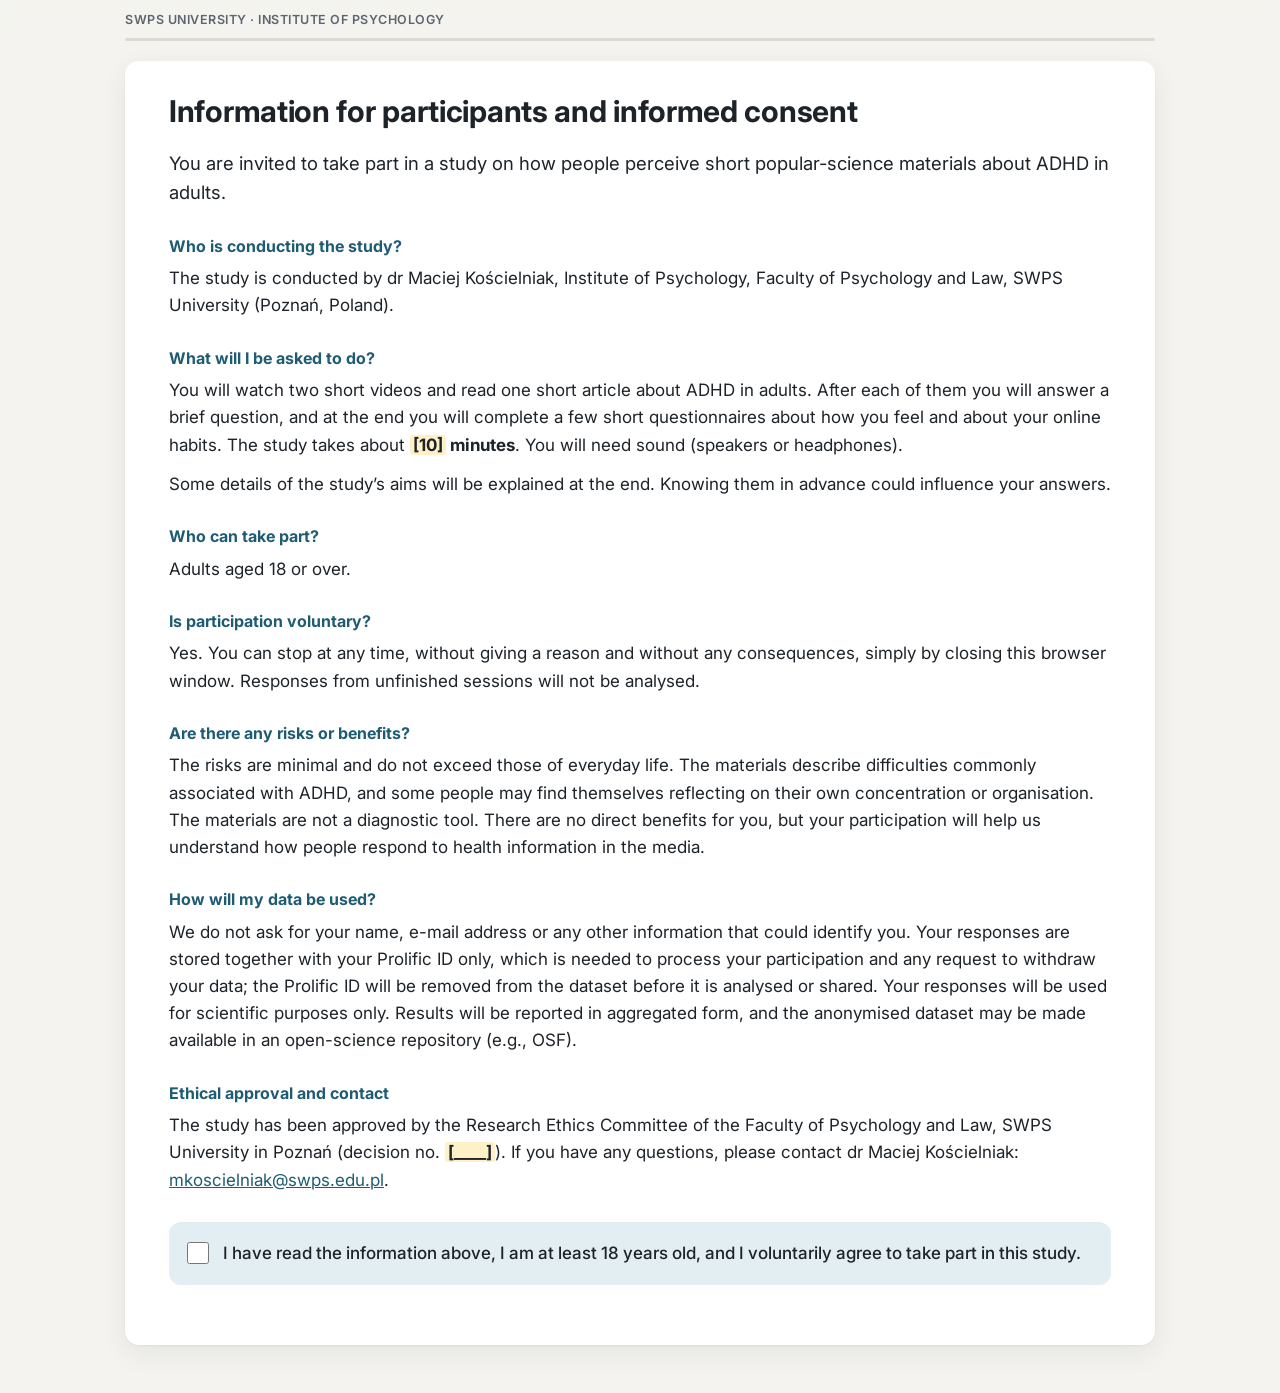
<file: Barnum/index.html>
<!doctype html>
<html lang="en">
<head>
  <meta charset="utf-8">
  <meta name="viewport" content="width=device-width, initial-scale=1, viewport-fit=cover">
  <meta name="robots" content="noindex, nofollow">
  <title>Study: Short media materials about ADHD</title>
  <link rel="preconnect" href="https://fonts.googleapis.com">
  <link rel="preconnect" href="https://fonts.gstatic.com" crossorigin>
  <link href="https://fonts.googleapis.com/css2?family=Inter:wght@400;500;600;700&family=Source+Serif+4:opsz,wght@8..60,400;8..60,600&display=swap" rel="stylesheet">
  <link rel="stylesheet" href="styles.css">
  <link rel="icon" href="data:image/svg+xml,%3Csvg xmlns=%27http://www.w3.org/2000/svg%27 viewBox=%270 0 32 32%27%3E%3Crect width=%2732%27 height=%2732%27 rx=%277%27 fill=%27%231f5c73%27/%3E%3C/svg%3E">
</head>
<body>
  <header class="topbar">
    <span class="brand">SWPS University · Institute of Psychology</span>
    <div class="progress" aria-hidden="true"><div class="progress-fill" id="progressFill"></div></div>
  </header>
  <main id="app" tabindex="-1"></main>
  <noscript><p class="noscript">This study requires JavaScript. Please enable it in your browser.</p></noscript>
  <script src="content.js"></script>
  <script src="app.js"></script>
</body>
</html>
</file>
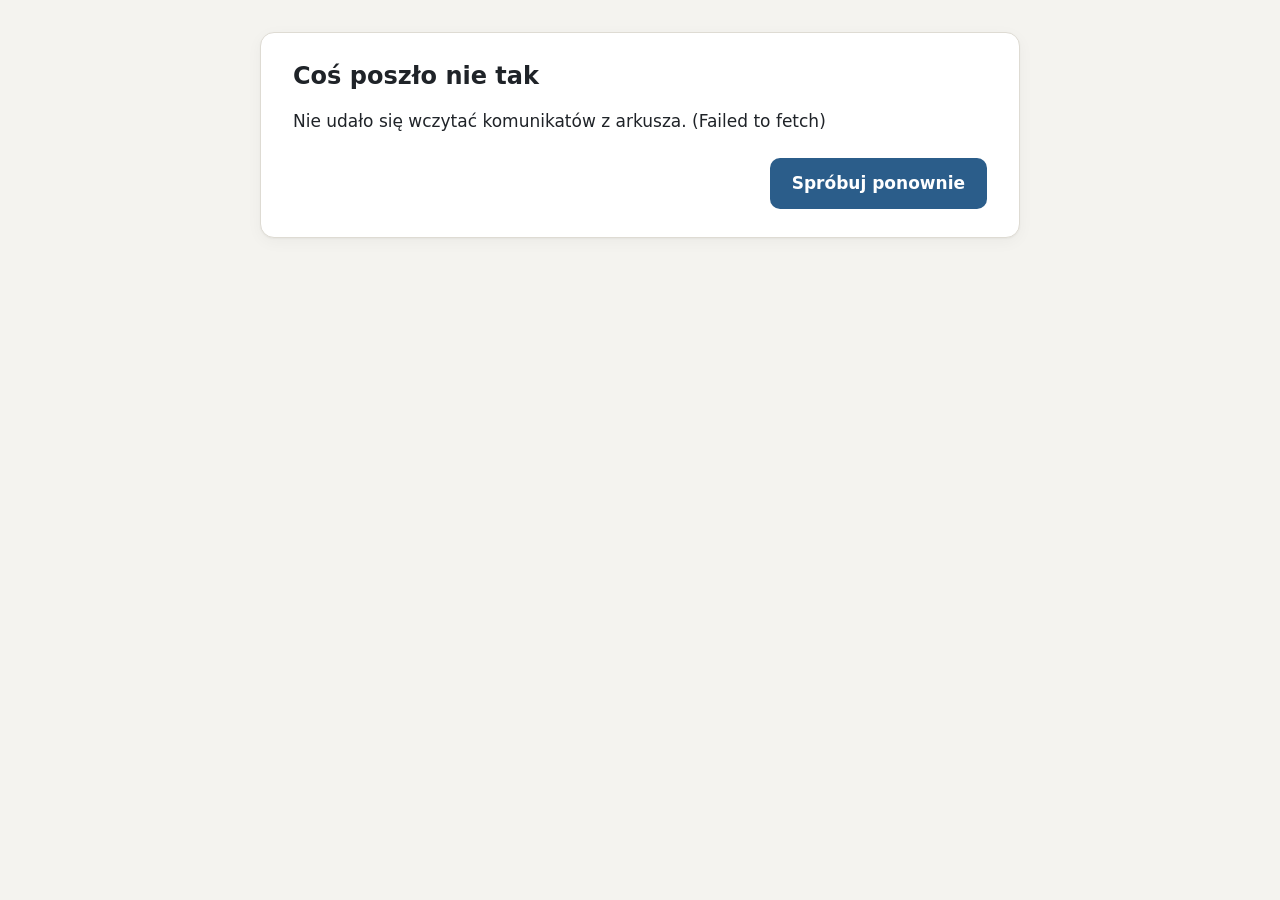
<file: fakeNewsBadanie/index.html>
<!DOCTYPE html>
<html lang="pl">
  <head>
    <meta charset="UTF-8" />
    <meta name="viewport" content="width=device-width, initial-scale=1.0" />
    <meta name="robots" content="noindex" />
    <title>Badanie: ocena wiarygodności komunikatów</title>
    <link rel="stylesheet" href="styles.css" />
  </head>
  <body>
    <div class="app">
      <!-- 1. ŚWIADOMA ZGODA -->
      <section id="screen-consent" class="screen card narrow" hidden>
        <h1>Zgoda na udział w badaniu</h1>
        <div class="prose">
          <p>
            Zapraszamy do udziału w badaniu prowadzonym przez Instytut Psychologii Uniwersytetu SWPS w Poznaniu.
            Badanie dotyczy tego, jak ludzie oceniają wiarygodność komunikatów medialnych.
          </p>
          <p>
            Udział w badaniu zajmie około 10 minut. Jest całkowicie dobrowolny i anonimowy – nie prosimy o
            podanie imienia, nazwiska ani innych danych pozwalających Cię zidentyfikować. W każdej chwili możesz
            przerwać badanie bez podawania przyczyny, zamykając okno przeglądarki.
          </p>
          <p>
            Wyniki zostaną wykorzystane wyłącznie w celach naukowych i będą analizowane zbiorczo.
            W razie pytań możesz skontaktować się z kierownikiem badania: <span class="placeholder">[imię i nazwisko, adres e-mail]</span>.
          </p>
        </div>
        <label class="check">
          <input type="checkbox" id="consent-check" />
          <span>Zapoznałem/zapoznałam się z powyższymi informacjami, mam ukończone 18 lat i wyrażam zgodę na udział w badaniu.</span>
        </label>
        <div class="actions">
          <button id="consent-next" class="btn" hidden>Dalej</button>
        </div>
      </section>

      <!-- 2. INSTRUKCJA -->
      <section id="screen-instruction" class="screen card narrow" hidden>
        <h1>Instrukcja</h1>
        <div class="prose">
          <p>
            Za chwilę zobaczysz serię prawdziwych komunikatów medialnych, które w ostatnich miesiącach pojawiły się
            w polskim internecie.
          </p>
          <p>
            Twoim zadaniem będzie ocena prawdziwości każdego z nich na suwaku – od <strong>0%</strong>
            (na pewno fake news) do <strong>100%</strong> (na pewno prawdziwa wiadomość).
          </p>
          <p>
            Po zatwierdzeniu Twojej odpowiedzi model sztucznej inteligencji (Claude) w czasie rzeczywistym
            przeanalizuje komunikat i przedstawi swoją podpowiedź. Następnie będziesz mieć możliwość zmiany
            swojego wcześniejszego oszacowania.
          </p>
        </div>

        <fieldset class="test-panel">
          <legend>Tryb testowy – wybór warunku</legend>
          <label class="radio"><input type="radio" name="condition" value="R" /> <span>Podpowiedzi racjonalne</span></label>
          <label class="radio"><input type="radio" name="condition" value="E" /> <span>Podpowiedzi emocjonalne</span></label>
        </fieldset>

        <p id="load-status" class="status" role="status"></p>
        <div class="actions">
          <button id="instruction-start" class="btn" disabled>Rozpocznij badanie</button>
        </div>
      </section>

      <!-- 3. PRÓBY -->
      <section id="screen-trial" class="screen trial" hidden>
        <div class="trial-head">
          <span id="trial-progress" class="progress-label"></span>
          <div class="progress-track"><div id="progress-bar" class="progress-bar"></div></div>
        </div>

        <div class="panels">
          <article class="card panel news-panel" aria-label="Komunikat">
            <div class="phone">
              <div class="phone-screen">
                <div class="status-bar" aria-hidden="true">
                  <span class="sb-time">12:30</span>
                  <span class="sb-icons">
                    <svg viewBox="0 0 18 12" width="18" height="12"><rect x="0" y="8" width="3" height="4" rx="1"/><rect x="5" y="5.5" width="3" height="6.5" rx="1"/><rect x="10" y="3" width="3" height="9" rx="1"/><rect x="15" y="0" width="3" height="12" rx="1"/></svg>
                    <svg viewBox="0 0 26 12" width="24" height="12"><rect x="0.5" y="0.5" width="22" height="11" rx="3" fill="none" stroke="currentColor"/><rect x="2.5" y="2.5" width="15" height="7" rx="1.5"/><rect x="23.5" y="4" width="2" height="4" rx="1"/></svg>
                  </span>
                </div>
                <div class="app-bar" aria-hidden="true">
                  <span class="app-title">Aktualności</span>
                  <svg viewBox="0 0 24 24" width="18" height="18" fill="none" stroke="currentColor" stroke-width="2"><circle cx="11" cy="11" r="7"/><path d="M20 20l-4-4"/></svg>
                </div>
                <div class="feed">
                  <div class="post">
                    <div class="post-head">
                      <span class="avatar" aria-hidden="true">
                        <svg viewBox="0 0 24 24"><circle cx="12" cy="9" r="4.2"/><path d="M4 21c1.2-4.2 4.4-6.3 8-6.3s6.8 2.1 8 6.3z"/></svg>
                      </span>
                      <span class="post-meta">
                        <span class="post-author" aria-hidden="true">Użytkownik serwisu</span>
                        <span class="post-time">2 godz. · udostępniono</span>
                      </span>
                      <span class="post-more" aria-hidden="true">•••</span>
                    </div>
                    <p id="news-text" class="news-text"></p>
                    <div class="post-actions" aria-hidden="true">
                      <span><svg viewBox="0 0 24 24"><path d="M12 20s-7-4.4-7-10a4 4 0 0 1 7-2.6A4 4 0 0 1 19 10c0 5.6-7 10-7 10z"/></svg>Lubię to</span>
                      <span><svg viewBox="0 0 24 24"><path d="M4 5h16v11H9l-5 4z"/></svg>Komentarz</span>
                      <span><svg viewBox="0 0 24 24"><path d="M14 5l6 6-6 6M20 11H9a5 5 0 0 0-5 5v2"/></svg>Udostępnij</span>
                    </div>
                  </div>
                  <div class="post post-ghost" aria-hidden="true">
                    <div class="post-head">
                      <span class="avatar"></span>
                      <span class="post-meta"><span class="bar w40"></span><span class="bar w25"></span></span>
                    </div>
                    <span class="bar w90"></span><span class="bar w75"></span>
                  </div>
                  <div class="post post-ghost" aria-hidden="true">
                    <div class="post-head">
                      <span class="avatar"></span>
                      <span class="post-meta"><span class="bar w40"></span><span class="bar w25"></span></span>
                    </div>
                    <span class="bar w75"></span><span class="bar w90"></span>
                  </div>
                </div>
              </div>
              <img class="phone-frame" src="telefon.png" alt="" />
            </div>
          </article>

          <aside class="card panel ai-panel" aria-live="polite">
            <h2 class="panel-label ai-label">
              <span class="ai-dot" aria-hidden="true"></span> Asystent AI · Claude
            </h2>
            <p id="ai-idle" class="ai-idle">Analiza komunikatu pojawi się tutaj po zatwierdzeniu Twojej odpowiedzi.</p>
            <p id="ai-thinking" class="ai-thinking" hidden>
              Claude analizuje komunikat<span class="dots"><span>.</span><span>.</span><span>.</span></span>
            </p>
            <p id="ai-text" class="ai-text" hidden></p>
          </aside>
        </div>

        <div class="card response">
          <p id="response-prompt" class="response-prompt">Jak oceniasz prawdziwość tego komunikatu?</p>
          <div class="slider-row">
            <div class="slider-wrap">
              <input id="slider" type="range" min="0" max="100" step="1" value="50" class="untouched"
                     aria-label="Szacowana prawdziwość komunikatu w procentach" />
              <div class="slider-ends">
                <span>0%<br /><small>na pewno fake news</small></span>
                <span class="end-right">100%<br /><small>na pewno prawdziwa wiadomość</small></span>
              </div>
            </div>
            <output id="slider-value" class="slider-value" for="slider">–</output>
            <button id="submit-btn" class="btn" disabled>Zatwierdź swoją odpowiedź</button>
          </div>
          <p id="slider-hint" class="slider-hint">Przesuń lub kliknij suwak, aby zaznaczyć odpowiedź.</p>
        </div>
      </section>

      <!-- 4. PODSUMOWANIE (techniczne) -->
      <section id="screen-summary" class="screen card" hidden>
        <h1>Dziękujemy za udział w badaniu</h1>
        <p class="muted">Przegląd techniczny – wyniki nie są nigdzie zapisywane.</p>
        <p id="summary-condition" class="muted"></p>
        <div class="table-wrap">
          <table>
            <thead>
              <tr>
                <th>#</th>
                <th>Komunikat</th>
                <th class="num">Pierwotne oszacowanie</th>
                <th class="num">Skorygowane oszacowanie</th>
                <th class="num">Zmiana</th>
              </tr>
            </thead>
            <tbody id="summary-body"></tbody>
          </table>
        </div>
        <div class="actions">
          <button id="download-csv" class="btn btn-secondary">Pobierz CSV (test)</button>
        </div>
      </section>

      <!-- BŁĄD -->
      <section id="screen-error" class="screen card narrow" hidden>
        <h1>Coś poszło nie tak</h1>
        <p id="error-text"></p>
        <div class="actions"><button class="btn" onclick="location.reload()">Spróbuj ponownie</button></div>
      </section>
    </div>

    <script src="app.js"></script>
  </body>
</html>
</file>
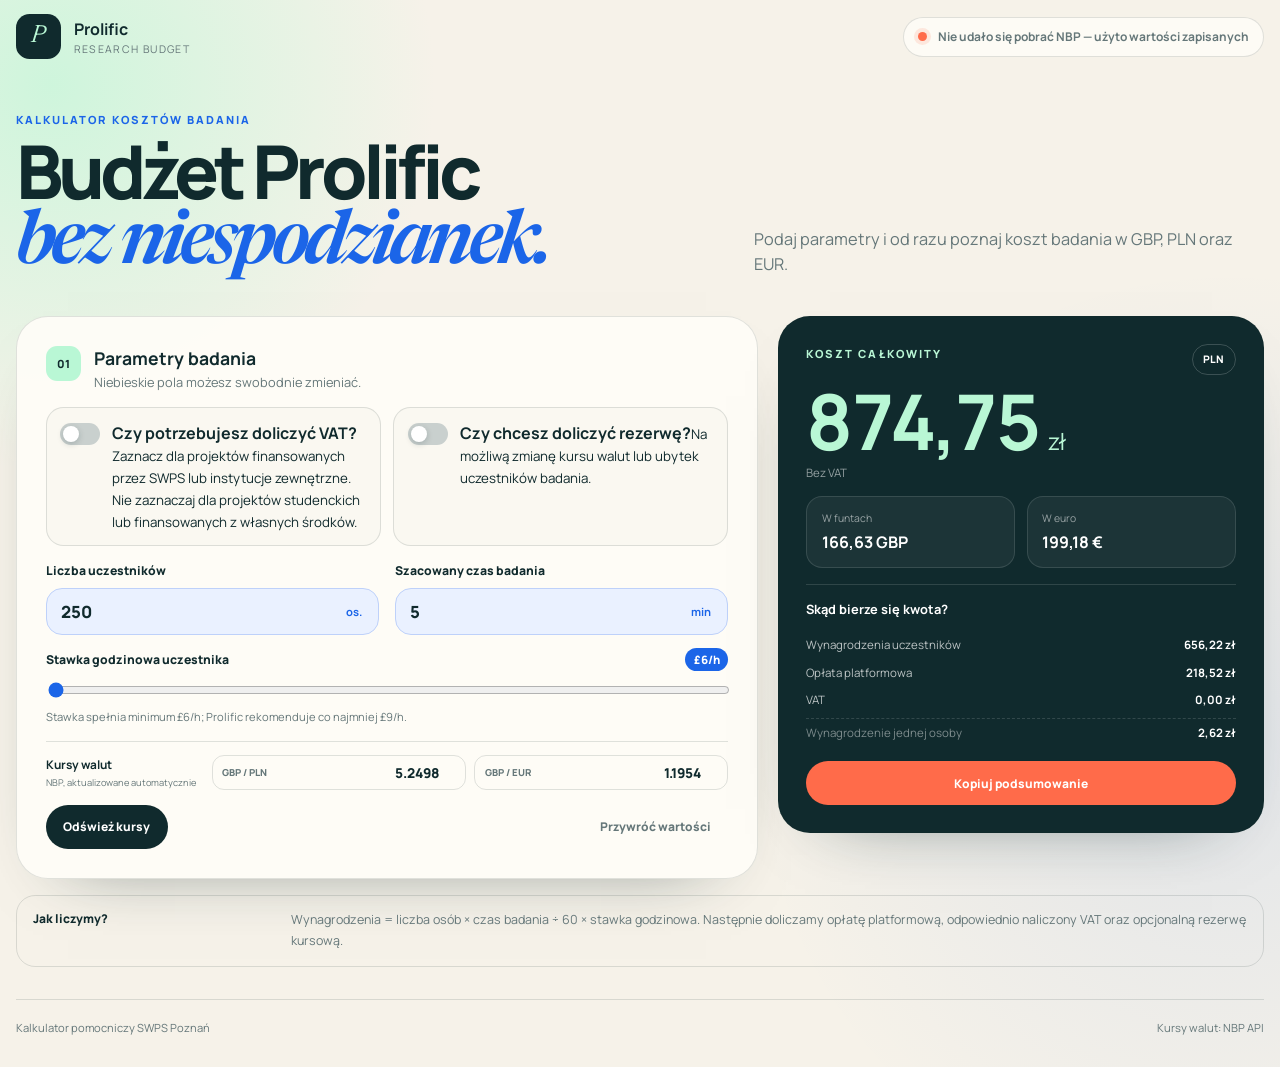
<file: kalkulatorProlific/index.html>
<!DOCTYPE html>
<html lang="pl">
  <head>
    <meta charset="UTF-8" />
    <meta name="viewport" content="width=device-width, initial-scale=1.0" />
    <meta name="description" content="Kalkulator kosztów badania w Prolific z aktualnym kursem GBP/PLN NBP." />
    <title>Kalkulator Prolific | SWPS Poznań</title>
    <link rel="preconnect" href="https://fonts.googleapis.com" />
    <link rel="preconnect" href="https://fonts.gstatic.com" crossorigin />
    <link href="https://fonts.googleapis.com/css2?family=Manrope:wght@400;600;700;800&family=Newsreader:ital,wght@1,600&display=swap" rel="stylesheet" />
    <link rel="stylesheet" href="styles.css" />
    <script src="script.js" defer></script>
  </head>
  <body>
    <div class="page-shell">
      <header class="topbar">
        <a class="brand" href="/" aria-label="Strona główna SWPS Poznań">
          <span class="brand__mark">P</span>
          <span><strong>Prolific</strong><small>research budget</small></span>
        </a>
        <div class="rate-status" id="rate-status" aria-live="polite">
          <span class="status-dot"></span>
          <span>Pobieranie kursów NBP...</span>
        </div>
      </header>

      <main>
        <section class="hero">
          <div>
            <p class="eyebrow">Kalkulator kosztów badania</p>
            <h1>Budżet Prolific<br /><em>bez niespodzianek.</em></h1>
          </div>
          <p class="hero__copy">Podaj parametry i od razu poznaj koszt badania w GBP, PLN oraz EUR.</p>
        </section>

        <section class="calculator-grid">
          <form class="input-panel" id="calculator-form" novalidate>
            <div class="section-heading">
              <span>01</span>
              <div><h2>Parametry badania</h2><p>Niebieskie pola możesz swobodnie zmieniać.</p></div>
            </div>

            <div class="option-grid">
              <label class="option-card">
                <input id="include-vat" type="checkbox" />
                <span class="switch" aria-hidden="true"></span>
                <span><strong>Czy potrzebujesz doliczyć VAT?</strong><small>Zaznacz dla projektów finansowanych przez SWPS lub instytucje zewnętrzne. Nie zaznaczaj dla projektów studenckich lub finansowanych z własnych środków.</small></span>
              </label>
              <label class="option-card">
                <input id="include-reserve" type="checkbox" />
                <span class="switch" aria-hidden="true"></span>
                <span><strong>Czy chcesz doliczyć rezerwę?</strong><small>Na możliwą zmianę kursu walut lub ubytek uczestników badania.</small></span>
              </label>
            </div>

            <div class="field-grid">
              <label class="field">
                <span>Liczba uczestników</span>
                <div class="input-wrap"><input id="participants" type="number" min="1" step="1" value="250" inputmode="numeric" /><b>os.</b></div>
              </label>
              <label class="field">
                <span>Szacowany czas badania</span>
                <div class="input-wrap"><input id="duration" type="number" min="1" step="1" value="5" inputmode="numeric" /><b>min</b></div>
              </label>
              <label class="field field--wide range-field">
                <span>Stawka godzinowa uczestnika <output id="hourly-rate-value" for="hourly-rate">£6/h</output></span>
                <input id="hourly-rate" type="range" min="6" max="30" step="0.5" value="6" />
                <small id="rate-guidance">Minimum Prolific: £6/h, rekomendowana stawka: co najmniej £9/h.</small>
              </label>
              <label class="field reserve-field hidden" id="reserve-field">
                <span>Wysokość rezerwy</span>
                <div class="input-wrap"><input id="reserve-rate" type="number" min="0" step="1" value="15" /><b>%</b></div>
              </label>
            </div>

            <div class="rates-compact">
              <div class="rates-compact__heading"><strong>Kursy walut</strong><small>NBP, aktualizowane automatycznie</small></div>
              <div class="currency-grid">
                <label class="currency-card"><span>GBP / PLN</span><input id="gbp-pln" type="number" min="0.01" step="0.0001" value="5.2498" /></label>
                <label class="currency-card"><span>GBP / EUR</span><input id="gbp-eur" type="number" min="0.01" step="0.0001" value="1.1954" /></label>
              </div>
            </div>

            <div class="form-actions">
              <button class="button button--ghost" id="refresh-rates" type="button">Odśwież kursy</button>
              <button class="button button--text" id="reset-calculator" type="button">Przywróć wartości</button>
            </div>
          </form>

          <aside class="results-panel" aria-live="polite">
            <div class="results-panel__top"><p class="eyebrow">Koszt całkowity</p><span>PLN</span></div>
            <div class="total"><strong id="total-pln">0,00</strong><span>zł</span></div>
            <p class="total-caption" id="total-caption">Z VAT naliczonym od opłaty platformowej</p>

            <div class="converted">
              <div><span>W funtach</span><strong id="total-gbp">0,00 £</strong></div>
              <div><span>W euro</span><strong id="total-eur">0,00 €</strong></div>
            </div>

            <div class="breakdown">
              <h2>Skąd bierze się kwota?</h2>
              <div class="breakdown-row"><span>Wynagrodzenia uczestników</span><strong id="reward-total">£0,00</strong></div>
              <div class="breakdown-row"><span>Opłata platformowa</span><strong id="fee-total">£0,00</strong></div>
              <div class="breakdown-row"><span>VAT</span><strong id="vat-total">£0,00</strong></div>
              <div class="breakdown-row breakdown-row--muted"><span>Wynagrodzenie jednej osoby</span><strong id="per-person">£0,00</strong></div>
            </div>

            <div class="reserve-card hidden" id="reserve-card">
              <div><span>Budżet z rezerwą <b id="reserve-label">15%</b></span><strong id="reserve-pln">0,00 zł</strong></div>
              <p>Bezpieczna wartość do wpisania w kosztorysie projektu.</p>
            </div>

            <button class="button button--copy" id="copy-summary" type="button">Kopiuj podsumowanie</button>
          </aside>
        </section>

        <section class="method-note">
          <span>Jak liczymy?</span>
          <p>Wynagrodzenia = liczba osób × czas badania ÷ 60 × stawka godzinowa. Następnie doliczamy opłatę platformową, odpowiednio naliczony VAT oraz opcjonalną rezerwę kursową.</p>
        </section>
      </main>

      <footer><span>Kalkulator pomocniczy SWPS Poznań</span><span>Kursy walut: NBP API</span></footer>
    </div>
  </body>
</html>
</file>
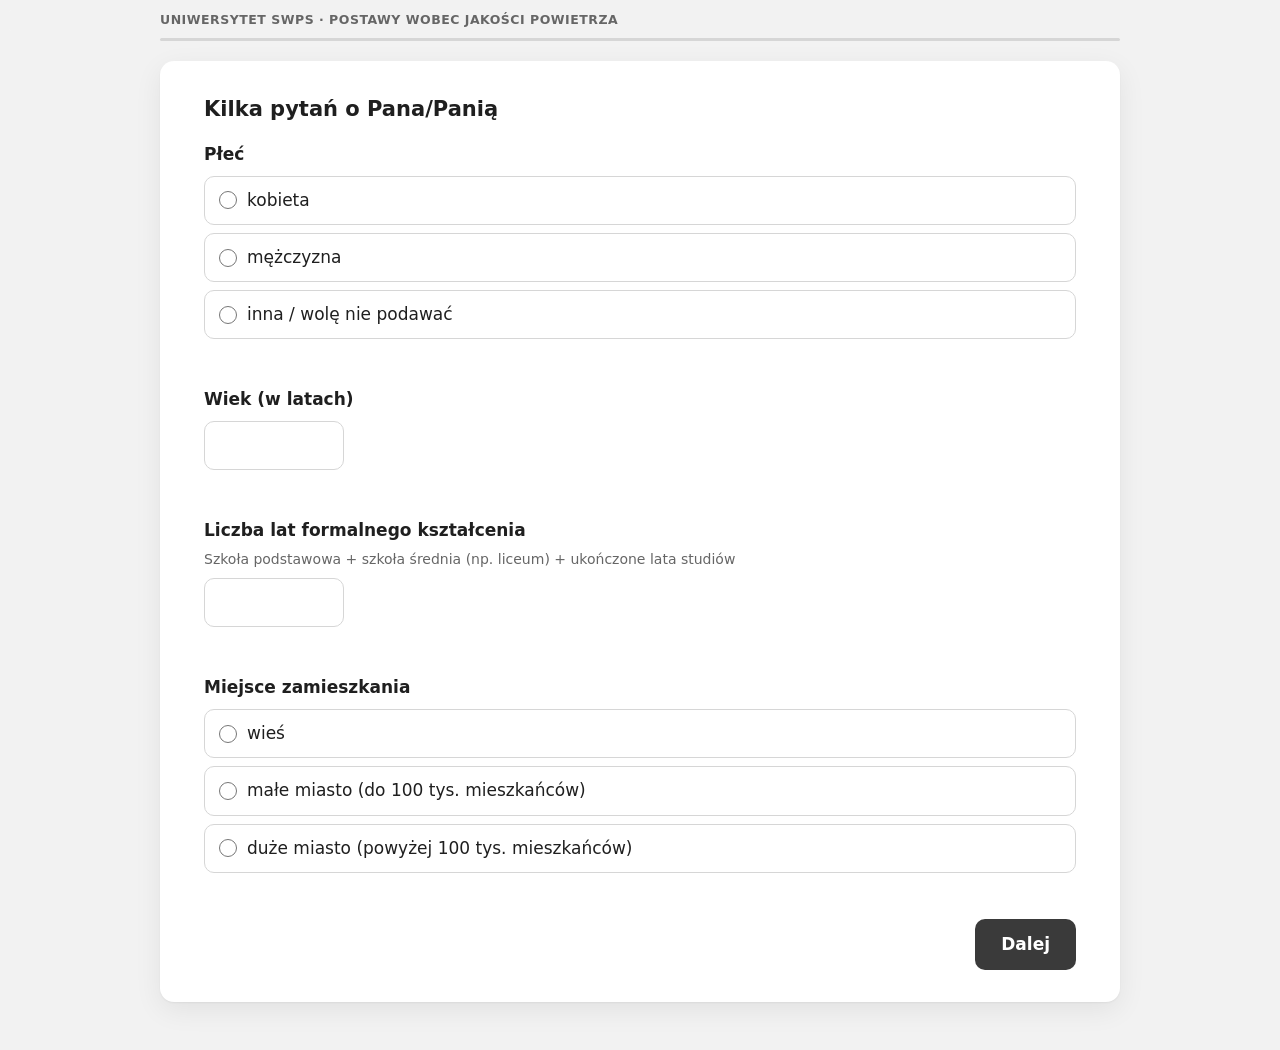
<file: smogBadanie1/index.html>
<!DOCTYPE html>
<html lang="pl">
<head>
  <meta charset="UTF-8" />
  <meta name="viewport" content="width=device-width, initial-scale=1.0" />
  <meta name="robots" content="noindex, nofollow" />
  <title>Postawy wobec jakości powietrza – Uniwersytet SWPS</title>
  <link rel="stylesheet" href="styles.css?v=6" />
</head>
<body>
  <header class="topbar">
    <span class="brand">Uniwersytet SWPS · Postawy wobec jakości powietrza</span>
    <div class="progress" aria-hidden="true"><div class="progress-fill" id="progress"></div></div>
  </header>
  <main id="app" tabindex="-1">
    <div class="page"><div class="card"><p>Ładowanie…</p></div></div>
  </main>
  <noscript><div class="page"><div class="card"><p>Do udziału w badaniu potrzebna jest włączona obsługa JavaScript.</p></div></div></noscript>
  <script src="config.js?v=6"></script>
  <script src="content.js?v=6"></script>
  <script src="app.js?v=6"></script>
</body>
</html>
</file>
<file: Barnum/styles.css>
:root {
  --bg: #f4f3ef;
  --surface: #ffffff;
  --ink: #1d2328;
  --muted: #5d666e;
  --line: #dcdad3;
  --accent: #1f5c73;
  --accent-ink: #ffffff;
  --accent-soft: #e3eef2;
  --focus: #f0b43c;
  --radius: 14px;
  --shadow: 0 1px 2px rgba(20, 30, 40, .05), 0 8px 28px rgba(20, 30, 40, .07);
  --sans: "Inter", system-ui, -apple-system, "Segoe UI", Roboto, sans-serif;
  --serif: "Source Serif 4", Georgia, "Times New Roman", serif;
}

* { box-sizing: border-box; }
html, body { margin: 0; }
body {
  background: var(--bg);
  color: var(--ink);
  font-family: var(--sans);
  font-size: 17px;
  line-height: 1.6;
  -webkit-font-smoothing: antialiased;
  min-height: 100vh;
  min-height: 100dvh;
}

/* ---------- top bar ---------- */
.topbar {
  position: sticky; top: 0; z-index: 10;
  background: rgba(244, 243, 239, .92);
  backdrop-filter: blur(6px);
  padding: 10px 16px 0;
}
.brand { display: block; font-size: 12.5px; letter-spacing: .04em; text-transform: uppercase; color: var(--muted); font-weight: 600; max-width: 1030px; margin: 0 auto 8px; }
.progress { height: 3px; background: var(--line); max-width: 1030px; margin: 0 auto; border-radius: 2px; overflow: hidden; }
.progress-fill { height: 100%; width: 0; background: var(--accent); transition: width .4s ease; }

main, main:focus, main:focus-visible { outline: none; }

/* ---------- generic text page ---------- */
.page {
  max-width: 1062px;   /* card ≈ 1030 px */
  margin: 20px auto 48px;
  padding: 0 16px;
  animation: fade .35s ease;
}
.card {
  background: var(--surface);
  border-radius: var(--radius);
  box-shadow: var(--shadow);
  padding: 32px clamp(20px, 5vw, 44px);
}
@keyframes fade { from { opacity: 0; transform: translateY(6px); } to { opacity: 1; transform: none; } }

h1 { font-size: clamp(24px, 4vw, 30px); line-height: 1.25; margin: 0 0 18px; letter-spacing: -.01em; }
h3 { font-size: 16px; margin: 26px 0 6px; color: var(--accent); }
p { margin: 0 0 12px; }
.lead { font-size: 18.5px; color: var(--ink); }
a { color: var(--accent); }

.sequence { list-style: none; padding: 0; margin: 20px 0; display: flex; gap: 10px; flex-wrap: wrap; counter-reset: s; }
.sequence li { counter-increment: s; flex: 1 1 140px; background: var(--accent-soft); border-radius: 10px; padding: 12px 14px; font-weight: 600; display: flex; align-items: center; gap: 10px; }
.sequence li::before { content: counter(s); display: grid; place-items: center; width: 26px; height: 26px; border-radius: 50%; background: var(--accent); color: #fff; font-size: 14px; flex: none; }
.checklist { padding-left: 0; list-style: none; margin: 16px 0 0; }
.checklist li { position: relative; padding-left: 28px; margin-bottom: 8px; }
.checklist li::before { content: ""; position: absolute; left: 4px; top: .55em; width: 9px; height: 9px; border-radius: 50%; background: var(--accent); }

.placeholder-mark { background: #fff1c7; padding: 0 3px; border-radius: 3px; }

/* ---------- controls ---------- */
.actions { display: flex; justify-content: flex-end; align-items: center; gap: 12px; margin-top: 28px; flex-wrap: wrap; }
.actions.between { justify-content: space-between; }
.btn {
  appearance: none; border: 0; cursor: pointer;
  font: 600 16px/1 var(--sans);
  padding: 15px 28px; border-radius: 999px;
  background: var(--accent); color: var(--accent-ink);
  transition: transform .12s ease, opacity .2s ease, background .2s ease;
  min-height: 48px;
}
.btn:hover:not(:disabled) { background: #174a5d; }
.btn:active:not(:disabled) { transform: scale(.98); }
.btn:disabled { opacity: .35; cursor: not-allowed; }
.btn.ghost { background: transparent; color: var(--muted); padding-left: 8px; padding-right: 8px; }
.btn.ghost:hover:not(:disabled) { background: transparent; color: var(--ink); }
.btn.hidden { visibility: hidden; }
:focus-visible { outline: 3px solid var(--focus); outline-offset: 2px; }
/* countdown button: fills from left to right, then becomes the normal Next button */
.btn.counting, .btn.counting:disabled {
  opacity: 1; cursor: default; min-width: 170px; color: #fff;
  background: linear-gradient(90deg, #6f97a6 var(--p, 0%), #b9cbd2 var(--p, 0%));
  font-variant-numeric: tabular-nums;
}
.auto-bar { height: 6px; background: var(--line); border-radius: 3px; overflow: hidden; margin-top: 26px; }
.auto-bar div { height: 100%; width: 0; background: var(--accent); transition: width .2s linear; }
.auto-note { margin-top: 10px; color: var(--muted); font-size: 15px; font-variant-numeric: tabular-nums; }

.consent-check {
  display: flex; gap: 14px; align-items: flex-start;
  margin-top: 28px; padding: 18px; border-radius: 12px;
  background: var(--accent-soft); cursor: pointer; font-weight: 500;
}
.consent-check input { width: 22px; height: 22px; margin: 2px 0 0; accent-color: var(--accent); flex: none; cursor: pointer; }
.reveal { animation: fade .3s ease; }

.pilot-box { margin-top: 26px; border: 2px dashed #d39b2a; background: #fff8e8; border-radius: 12px; padding: 16px 18px; }
.pilot-box .tag { font-size: 12px; font-weight: 700; letter-spacing: .06em; text-transform: uppercase; color: #9a6a0b; }
.pilot-box label { display: flex; gap: 10px; align-items: center; margin-top: 8px; cursor: pointer; }
.pilot-box input { accent-color: var(--accent); width: 18px; height: 18px; }

/* ---------- option list (self-identification) ---------- */
.options { display: grid; gap: 10px; margin-top: 22px; }
.option {
  display: flex; align-items: center; gap: 14px;
  border: 1.5px solid var(--line); border-radius: 12px;
  padding: 14px 18px; cursor: pointer; background: #fff;
  transition: border-color .15s, background .15s;
}
.option:hover { border-color: #a9b8bf; }
.option input { position: absolute; opacity: 0; pointer-events: none; }
.option .dot { width: 20px; height: 20px; border-radius: 50%; border: 2px solid #9aa4ab; flex: none; display: grid; place-items: center; }
.option.selected { border-color: var(--accent); background: var(--accent-soft); }
.option.selected .dot { border-color: var(--accent); }
.option.selected .dot::after { content: ""; width: 10px; height: 10px; border-radius: 50%; background: var(--accent); }
.option:has(input:focus-visible) { outline: 3px solid var(--focus); outline-offset: 2px; }
.q-kicker { font-size: 13px; font-weight: 600; text-transform: uppercase; letter-spacing: .05em; color: var(--muted); margin-bottom: 6px; }
.question { font-size: clamp(20px, 3.2vw, 24px); font-weight: 600; line-height: 1.35; margin: 0; }

/* ---------- carousel ---------- */
.carousel-head { display: flex; justify-content: space-between; align-items: center; font-size: 14px; color: var(--muted); margin-bottom: 18px; gap: 12px; }
.dots { display: flex; gap: 6px; flex-wrap: wrap; justify-content: flex-end; }
.dots span { width: 8px; height: 8px; border-radius: 50%; background: var(--line); transition: background .2s, transform .2s; }
.dots span.done { background: #9fbcc7; }
.dots span.current { background: var(--accent); transform: scale(1.3); }
.slide { min-height: 150px; display: flex; flex-direction: column; justify-content: center; }
.slide.in-right { animation: inRight .3s ease; }
.slide.in-left { animation: inLeft .3s ease; }
@keyframes inRight { from { opacity: 0; transform: translateX(28px); } to { opacity: 1; transform: none; } }
@keyframes inLeft { from { opacity: 0; transform: translateX(-28px); } to { opacity: 1; transform: none; } }
.statement { font-size: clamp(20px, 3.4vw, 25px); font-weight: 600; line-height: 1.38; margin: 0 0 6px; }
.prompt { color: var(--muted); font-size: 15px; margin: 0 0 26px; }

/* slider */
.slider-wrap { padding: 10px 4px 0; }
.vas { -webkit-appearance: none; appearance: none; width: 100%; height: 34px; background: transparent; cursor: pointer; margin: 0; touch-action: pan-y; }
.vas::-webkit-slider-runnable-track { height: 8px; border-radius: 4px; background: linear-gradient(90deg, #dfe7ea, #9fbcc7); }
.vas::-moz-range-track { height: 8px; border-radius: 4px; background: linear-gradient(90deg, #dfe7ea, #9fbcc7); }
.vas::-webkit-slider-thumb { -webkit-appearance: none; width: 30px; height: 30px; margin-top: -11px; border-radius: 50%; background: var(--accent); border: 4px solid #fff; box-shadow: 0 1px 6px rgba(0,0,0,.25); transition: opacity .15s; }
.vas::-moz-range-thumb { width: 22px; height: 22px; border-radius: 50%; background: var(--accent); border: 4px solid #fff; box-shadow: 0 1px 6px rgba(0,0,0,.25); }
.vas.untouched::-webkit-slider-thumb { opacity: 0; }
.vas.untouched::-moz-range-thumb { opacity: 0; }
.vas-labels { display: flex; justify-content: space-between; font-size: 14px; color: var(--muted); font-weight: 500; margin-top: 8px; }
.hint { font-size: 13.5px; color: var(--muted); text-align: center; margin-top: 14px; min-height: 20px; }

/* likert row */
.likert { display: grid; grid-template-columns: repeat(5, 1fr); gap: 8px; margin-top: 8px; }
.likert button {
  appearance: none; cursor: pointer; font-family: var(--sans);
  border: 1.5px solid var(--line); background: #fff; border-radius: 12px;
  padding: 12px 4px 10px; display: flex; flex-direction: column; align-items: center; gap: 4px;
  color: var(--ink); transition: border-color .15s, background .15s, transform .1s;
  min-height: 72px;
}
.likert button .n { font-size: 19px; font-weight: 700; }
.likert button { justify-content: center; min-height: 58px; }
.likert button .l { font-size: 15px; font-weight: 600; color: var(--ink); line-height: 1.2; text-align: center; }
.likert button:hover { border-color: #a9b8bf; }
.likert button.selected { border-color: var(--accent); background: var(--accent); color: #fff; }
.likert button.selected .l { color: #fff; }
.likert button:active { transform: scale(.97); }

textarea {
  width: 100%; min-height: 140px; margin-top: 18px; padding: 14px 16px;
  font: 16px/1.5 var(--sans); color: var(--ink);
  border: 1.5px solid var(--line); border-radius: 12px; resize: vertical; background: #fff;
}
textarea:focus { border-color: var(--accent); outline: none; box-shadow: 0 0 0 3px var(--accent-soft); }

.withdraw { display: flex; gap: 12px; align-items: flex-start; margin-top: 26px; padding: 16px 18px; border: 1.5px solid var(--line); border-radius: 12px; cursor: pointer; font-size: 15.5px; }
.withdraw input { width: 20px; height: 20px; margin-top: 2px; accent-color: #9b2c2c; flex: none; }

/* ---------- stimulus page with phone ---------- */
.stage {
  display: flex; flex-direction: column; align-items: center;
  padding: 12px 16px 24px;
  min-height: calc(100dvh - 40px);
  animation: fade .35s ease;
}
.stage-label { font-size: 13px; font-weight: 600; letter-spacing: .06em; text-transform: uppercase; color: var(--muted); margin: 4px 0 10px; text-align: center; }
.stage-label .sound { text-transform: none; letter-spacing: 0; font-weight: 500; }

.phone {
  --ph: min(calc(100dvh - 170px), 820px, calc((100vw - 32px) * 2305 / 1175));
  height: var(--ph);
  aspect-ratio: 1175 / 2305;
  position: relative;
  container-type: inline-size;
  filter: drop-shadow(0 18px 30px rgba(20, 30, 40, .18));
  user-select: none;
}
.phone-frame { position: absolute; inset: 0; width: 100%; height: 100%; pointer-events: none; z-index: 3; }
/* screen area measured from phone.png (1175 × 2305 px); slightly enlarged so the bezel covers the seam */
.screen {
  position: absolute;
  left: 4.1%; right: 4.1%; top: 1.85%; bottom: 1.75%;
  border-radius: 9cqw;
  overflow: hidden;
  background: #000;
  z-index: 1;
}
.screen video { width: 100%; height: 100%; object-fit: cover; display: block; background: #000; pointer-events: none; }
.yt-holder { position: absolute; inset: 0; width: 100%; height: 100%; }
.yt-holder iframe { position: absolute; inset: 0; width: 100%; height: 100%; border: 0; display: block; }
/* vertical recording uploaded as a 16:9 video (white side stripes): make the 16:9 player as tall as the screen
   and centre it, so only the middle 9:16 part is visible and fills the phone screen */
.yt-holder.crop { inset: 0 auto; left: 50%; height: 100%; width: auto; aspect-ratio: 16 / 9; transform: translateX(-50%); }
.shield { position: absolute; inset: 0; z-index: 1; background: transparent; }
.overlay.solid { background: #0b0f13; }

.overlay {
  position: absolute; inset: 0; z-index: 2;
  display: flex; flex-direction: column; align-items: center; justify-content: center; gap: 4cqw;
  background: rgba(10, 14, 18, .72); color: #fff; text-align: center; padding: 0 10cqw;
  transition: opacity .25s;
}
.overlay.gone { opacity: 0; pointer-events: none; }
.overlay p { margin: 0; font-size: max(13px, 4.6cqw); line-height: 1.4; }
.overlay .small { font-size: max(12px, 3.8cqw); opacity: .8; }
.play {
  width: 22cqw; height: 22cqw; min-width: 64px; min-height: 64px; border-radius: 50%;
  border: 0; background: #fff; cursor: pointer; display: grid; place-items: center;
  box-shadow: 0 6px 24px rgba(0,0,0,.35); transition: transform .15s;
}
.play:hover { transform: scale(1.05); }
.play svg { width: 42%; height: 42%; margin-left: 8%; fill: var(--accent); }
.loadbar { width: 70%; height: 6px; background: rgba(255,255,255,.2); border-radius: 3px; overflow: hidden; }
.loadbar div { height: 100%; width: 0; background: #fff; transition: width .2s; }
.spinner { width: 12cqw; height: 12cqw; min-width: 34px; min-height: 34px; border: 4px solid rgba(255,255,255,.25); border-top-color: #fff; border-radius: 50%; animation: spin 1s linear infinite; }
@keyframes spin { to { transform: rotate(360deg); } }

.stage .actions { margin-top: 16px; justify-content: center; min-height: 48px; }

/* tablet (landscape) for the article; screen area measured from tablet.png (2030 × 1383 px) */
.tablet {
  --tw: min(calc(100vw - 32px), calc((100dvh - 175px) * 2030 / 1383), 1080px);
  width: var(--tw);
  aspect-ratio: 2030 / 1383;
  position: relative;
  container-type: inline-size;
  filter: drop-shadow(0 18px 30px rgba(20, 30, 40, .18));
  user-select: none;
}
.screen.tablet-screen { left: 2.85%; right: 6.0%; top: 2.7%; bottom: 2.2%; border-radius: .8cqw; }
.tablet .article-scroll { padding: 3.6cqw 0 3cqw; }
.tablet .art-inner { max-width: 64ch; margin: 0 auto; padding: 0 5cqw; }
.tablet .art-kicker { font-size: max(10px, 1.15cqw); margin-bottom: .9cqw; }
.tablet .art-title { font-size: max(18px, 3.2cqw); margin-bottom: 1cqw; }
.tablet .art-meta { font-size: max(10px, 1.1cqw); padding-bottom: 1.4cqw; margin-bottom: 1.8cqw; }
.tablet .art-body p { font-size: max(13px, 1.72cqw); line-height: 1.6; margin-bottom: 1.3cqw; }
.tablet .art-end { display: none; }
.tablet .art-body p:last-child { margin-bottom: 0; }
.rotate-tip { display: none; }
@media (max-width: 600px) and (orientation: portrait) { .rotate-tip { display: block; margin-top: 4px; } }

/* article inside the phone */
.screen.article { background: #fff; color: #1b1f23; }
.article-scroll { position: absolute; inset: 0; overflow-y: auto; -webkit-overflow-scrolling: touch; overscroll-behavior: contain; padding: 15cqw 7cqw 10cqw; }
.article-scroll::-webkit-scrollbar { width: 0; }
.art-bar { position: absolute; top: 0; left: 0; right: 0; height: 13.5cqw; background: linear-gradient(#fff 70%, rgba(255,255,255,0)); z-index: 1; }
.art-kicker { font: 600 max(10px, 3.3cqw)/1.2 var(--sans); text-transform: uppercase; letter-spacing: .08em; color: var(--accent); margin-bottom: 2.5cqw; }
.art-title { font: 600 max(18px, 8cqw)/1.15 var(--serif); margin: 0 0 3cqw; letter-spacing: -.01em; }
.art-meta { font: 400 max(10px, 3.2cqw)/1.3 var(--sans); color: #6a737b; padding-bottom: 4cqw; margin-bottom: 4.5cqw; border-bottom: 1px solid #e6e4de; }
.art-body p { font: 400 max(13px, 4.45cqw)/1.6 var(--serif); margin: 0 0 4cqw; }
.art-end { text-align: center; color: #a5acb2; font-size: max(12px, 4cqw); margin-top: 6cqw; }

/* ---------- debug ---------- */
.debug-json { white-space: pre-wrap; font: 12px/1.45 ui-monospace, Menlo, monospace; background: #20262b; color: #d9e2e8; padding: 16px; border-radius: 10px; margin-top: 24px; max-height: 60vh; overflow: auto; }
.debug-skip { position: fixed; right: 12px; bottom: 12px; z-index: 50; font: 600 12px var(--sans); background: #9b2c2c; color: #fff; border: 0; border-radius: 6px; padding: 8px 10px; cursor: pointer; }

.gate .card { text-align: left; }
.gate-icon { font-size: 40px; line-height: 1; margin-bottom: 14px; }
.noscript { max-width: 600px; margin: 40px auto; padding: 0 16px; }

@media (max-width: 520px) {
  body { font-size: 16px; }
  .lead { font-size: 17px; }
  .card { padding: 24px 18px; }
  .likert { gap: 5px; }
  .likert button { padding: 10px 2px 8px; }
  .likert button .l { font-size: 12px; }
  .actions .btn:not(.ghost) { flex: 1; }
}
@media (prefers-reduced-motion: reduce) {
  *, *::before, *::after { animation: none !important; transition: none !important; }
}
</file>
<file: fakeNewsBadanie/styles.css>
:root {
  --bg: #f4f3ef;
  --card: #ffffff;
  --ink: #1f2328;
  --muted: #5d6470;
  --line: #dedbd3;
  --accent: #2b5d8a;
  --accent-ink: #ffffff;
  --accent-soft: #e7eef5;
  --ai-bg: #f6f8fb;
  --ai-line: #cbd8e6;
  --notice-bg: #fff6df;
  --notice-line: #ecd9a4;
  --radius: 14px;
  --shadow: 0 1px 2px rgba(0, 0, 0, 0.04), 0 4px 16px rgba(0, 0, 0, 0.04);
}

* { box-sizing: border-box; }

html, body { margin: 0; }

body {
  background: var(--bg);
  color: var(--ink);
  font-family: "Segoe UI", system-ui, -apple-system, Roboto, "Helvetica Neue", Arial, sans-serif;
  font-size: 17px;
  line-height: 1.55;
}

[hidden] { display: none !important; }

.app {
  max-width: 1180px;
  margin: 0 auto;
  padding: 32px 16px 48px;
}

.card {
  background: var(--card);
  border: 1px solid var(--line);
  border-radius: var(--radius);
  box-shadow: var(--shadow);
  padding: 28px 32px;
}

.narrow { max-width: 760px; margin: 0 auto; }

h1 { font-size: 1.5rem; line-height: 1.25; margin: 0 0 16px; font-weight: 650; }

.prose p { margin: 0 0 14px; }
.muted { color: var(--muted); margin: 4px 0; }
.placeholder { background: #fff2b8; padding: 0 4px; border-radius: 4px; }

.check {
  display: flex;
  gap: 12px;
  align-items: flex-start;
  margin-top: 20px;
  padding: 16px;
  background: var(--accent-soft);
  border-radius: 10px;
  cursor: pointer;
}
.check input { width: 20px; height: 20px; margin-top: 3px; flex: none; accent-color: var(--accent); }

.actions { display: flex; justify-content: flex-end; margin-top: 24px; }

.btn {
  font: inherit;
  font-weight: 600;
  background: var(--accent);
  color: var(--accent-ink);
  border: none;
  border-radius: 10px;
  padding: 12px 22px;
  cursor: pointer;
  transition: background 0.15s, opacity 0.15s;
}
.btn:hover:not(:disabled) { background: #224b70; }
.btn:focus-visible { outline: 3px solid #9cc0e2; outline-offset: 2px; }
.btn:disabled { opacity: 0.4; cursor: not-allowed; }
.btn-secondary { background: #e9e7e1; color: var(--ink); }
.btn-secondary:hover:not(:disabled) { background: #dddad2; }

.test-panel {
  margin: 20px 0 0;
  border: 1px dashed #c9a640;
  border-radius: 10px;
  padding: 12px 16px 14px;
  background: #fffbea;
}
.test-panel legend { font-size: 0.85rem; font-weight: 600; color: #8a6d12; padding: 0 6px; }
.radio { display: inline-flex; align-items: center; gap: 8px; margin-right: 24px; cursor: pointer; }
.radio input { accent-color: var(--accent); width: 18px; height: 18px; }

.status { color: var(--muted); font-size: 0.95rem; min-height: 1.4em; margin: 14px 0 0; }

/* ---------- PRÓBA ---------- */
.trial { display: flex; flex-direction: column; gap: 16px; }

.trial-head { display: flex; align-items: center; gap: 16px; }
.progress-label { font-size: 0.9rem; color: var(--muted); white-space: nowrap; }
.progress-track { flex: 1; height: 6px; background: #e3e0d8; border-radius: 99px; overflow: hidden; }
.progress-bar { height: 100%; width: 0; background: var(--accent); transition: width 0.3s; }

.panels { display: grid; grid-template-columns: 1fr 1fr; gap: 16px; }

.panel { min-height: 320px; display: flex; flex-direction: column; }
.panel-label {
  font-size: 0.8rem;
  font-weight: 650;
  letter-spacing: 0.06em;
  text-transform: uppercase;
  color: var(--muted);
  margin: 0 0 16px;
}

/* ---------- TELEFON z postem ---------- */
.news-panel { align-items: center; justify-content: center; padding: 20px; background: #eceae4; }

.phone {
  position: relative;
  /* szerokość dopasowana do wysokości okna, by suwak był widoczny bez przewijania */
  width: clamp(210px, calc((100vh - 330px) * 0.51), 280px);
  aspect-ratio: 640 / 1255;
  container-type: inline-size;
  flex: none;
}
.phone-frame {
  position: absolute;
  inset: 0;
  width: 100%;
  height: 100%;
  pointer-events: none;
  user-select: none;
  z-index: 1;
}
/* cień telefonu – pod ramką, nie zachodzi na ekran */
.phone::before {
  content: "";
  position: absolute;
  inset: 0.6% 1%;
  border-radius: 15% / 7.6%;
  box-shadow: 0 10px 28px rgba(0, 0, 0, 0.22);
}
/* geometria ekranu zmierzona na obrazie telefonu */
.phone-screen {
  position: absolute;
  left: 4.43%;
  right: 4.43%;
  top: 2.13%;
  bottom: 2.04%;
  border-radius: 11.7% / 5.66%;
  overflow: hidden;
  background: #f0f2f5;
  display: flex;
  flex-direction: column;
  color: #050505;
  font-family: system-ui, -apple-system, "Segoe UI", Roboto, Arial, sans-serif;
}

.status-bar {
  flex: none;
  height: 8cqw;
  display: grid;
  grid-template-columns: 25% 50% 25%;
  align-items: center;
  background: #fff;
  font-size: 3.9cqw;
  font-weight: 600;
}
.sb-time { grid-column: 1; text-align: center; padding-left: 3cqw; }
.sb-icons { grid-column: 3; display: flex; gap: 1.4cqw; justify-content: center; align-items: center; padding-right: 3cqw; }
.sb-icons svg { height: 3cqw; width: auto; fill: currentColor; }

.app-bar {
  flex: none;
  background: #fff;
  display: flex;
  justify-content: space-between;
  align-items: center;
  padding: 3cqw 5cqw;
  border-bottom: 1px solid #e4e6eb;
  font-size: 5.4cqw;
  font-weight: 700;
}
.app-bar svg { width: 5.5cqw; height: 5.5cqw; color: #65676b; }

.feed { flex: 1; overflow: hidden; padding: 2.5cqw 0; display: flex; flex-direction: column; gap: 2.5cqw; }
.post { background: #fff; padding: 4cqw 5cqw; }
.post-head { display: flex; align-items: center; gap: 3cqw; margin-bottom: 3.5cqw; }
.avatar {
  width: 10.5cqw;
  height: 10.5cqw;
  border-radius: 50%;
  background: #d8dce1;
  flex: none;
  overflow: hidden;
  display: block;
}
.avatar svg { width: 100%; height: 100%; fill: #a3aab3; display: block; }
.post-meta { display: flex; flex-direction: column; flex: 1; min-width: 0; line-height: 1.3; }
.post-author { font-weight: 700; font-size: 4.2cqw; filter: blur(4px); filter: blur(1.4cqw); user-select: none; }
.post-time { font-size: 3.5cqw; color: #65676b; }
.post-more { color: #65676b; font-size: 3.2cqw; letter-spacing: 0.4cqw; align-self: flex-start; }

.news-text {
  font-size: 5.7cqw;
  line-height: 1.42;
  font-weight: 500;
  margin: 0 0 4cqw;
}

.post-actions {
  display: flex;
  justify-content: space-between;
  border-top: 1px solid #e4e6eb;
  padding-top: 3cqw;
  font-size: 3.6cqw;
  font-weight: 600;
  color: #65676b;
}
.post-actions span { display: inline-flex; align-items: center; gap: 1.2cqw; }
.post-actions svg { width: 4.6cqw; height: 4.6cqw; fill: none; stroke: currentColor; stroke-width: 2; stroke-linejoin: round; stroke-linecap: round; }

.post-ghost .bar { display: block; height: 3cqw; background: #e4e6eb; border-radius: 2cqw; margin-top: 2.2cqw; }
.post-ghost .post-meta .bar { margin-top: 1.2cqw; }
.bar.w25 { width: 25%; } .bar.w40 { width: 40%; } .bar.w75 { width: 75%; } .bar.w90 { width: 90%; }

.ai-panel { background: var(--ai-bg); border-color: var(--ai-line); }
.ai-label { display: flex; align-items: center; gap: 8px; color: var(--accent); }
.ai-dot { width: 9px; height: 9px; border-radius: 50%; background: var(--accent); }
.ai-idle { color: var(--muted); font-style: italic; margin: auto 0; text-align: center; padding: 0 12px; }
.ai-thinking { color: var(--accent); margin: 0; }
.ai-text { margin: 0; font-size: 1.05rem; line-height: 1.6; white-space: pre-wrap; }
.ai-text.typing::after {
  content: "";
  display: inline-block;
  width: 2px;
  height: 1.05em;
  background: var(--accent);
  margin-left: 2px;
  vertical-align: text-bottom;
  animation: blink 0.9s steps(1) infinite;
}
@keyframes blink { 50% { opacity: 0; } }

.dots span { animation: dot 1.2s infinite; opacity: 0; }
.dots span:nth-child(2) { animation-delay: 0.2s; }
.dots span:nth-child(3) { animation-delay: 0.4s; }
@keyframes dot { 0%, 20% { opacity: 0; } 40%, 100% { opacity: 1; } }

/* ---------- ODPOWIEDŹ ---------- */
.response { padding: 18px 28px 16px; }
.response.revise { background: var(--notice-bg); border-color: var(--notice-line); }
.response-prompt { margin: 0 0 10px; font-weight: 600; min-height: 3.1em; } /* stała wysokość: suwak nie przeskakuje po zmianie komunikatu */

.slider-row { display: flex; align-items: center; gap: 20px; }
.slider-wrap { flex: 1; min-width: 0; }

.slider-ends {
  display: flex;
  justify-content: space-between;
  font-size: 0.85rem;
  color: var(--muted);
  line-height: 1.25;
  margin-top: 4px;
}
.slider-ends small { font-size: 0.78rem; }
.slider-ends > span { max-width: 45%; }
.end-right { text-align: right; }

.slider-value {
  font-size: 1.5rem;
  font-weight: 700;
  min-width: 4.2ch;
  text-align: center;
  color: var(--accent);
  font-variant-numeric: tabular-nums;
}

.slider-hint { font-size: 0.85rem; color: var(--muted); margin: 8px 0 0; min-height: 1.2em; }

/* suwak */
input[type="range"] {
  -webkit-appearance: none;
  appearance: none;
  width: 100%;
  height: 32px;
  background: transparent;
  cursor: pointer;
  margin: 0;
}
input[type="range"]::-webkit-slider-runnable-track {
  height: 8px;
  border-radius: 99px;
  background: #d3d0c8;
}
input[type="range"]::-moz-range-track {
  height: 8px;
  border-radius: 99px;
  background: #d3d0c8;
}
input[type="range"]::-webkit-slider-thumb {
  -webkit-appearance: none;
  width: 26px;
  height: 26px;
  margin-top: -9px;
  border-radius: 50%;
  background: #fff;
  border: 3px solid var(--accent);
  box-shadow: 0 1px 4px rgba(0, 0, 0, 0.25);
}
input[type="range"]::-moz-range-thumb {
  width: 20px;
  height: 20px;
  border-radius: 50%;
  background: #fff;
  border: 3px solid var(--accent);
  box-shadow: 0 1px 4px rgba(0, 0, 0, 0.25);
}
/* dopóki uczestnik nie dotknie suwaka – brak widocznego uchwytu (brak wartości domyślnej) */
input[type="range"].untouched::-webkit-slider-thumb { opacity: 0; }
input[type="range"].untouched::-moz-range-thumb { opacity: 0; }
input[type="range"]:disabled { cursor: not-allowed; opacity: 0.55; }
input[type="range"]:focus-visible { outline: 3px solid #9cc0e2; outline-offset: 4px; border-radius: 6px; }

/* ---------- PODSUMOWANIE ---------- */
.table-wrap { overflow-x: auto; margin-top: 18px; }
table { width: 100%; border-collapse: collapse; font-size: 0.95rem; }
th, td { text-align: left; padding: 10px 12px; border-bottom: 1px solid var(--line); vertical-align: top; }
th { font-size: 0.82rem; color: var(--muted); font-weight: 600; }
td.num, th.num { text-align: right; white-space: nowrap; font-variant-numeric: tabular-nums; }
td.pos { color: #2f7a45; }
td.neg { color: #b04a3d; }

/* ---------- MOBILE ---------- */
@media (max-width: 760px) {
  body { font-size: 16px; }
  .app { padding: 16px 16px 32px; }
  .card { padding: 20px 18px; }
  .panels { grid-template-columns: 1fr; }
  .panel { min-height: 0; }
  .phone { width: min(260px, 66vw); }
  .ai-idle { margin: 0; text-align: left; padding: 0; }
  .slider-row { flex-wrap: wrap; gap: 12px; }
  .slider-wrap { flex-basis: 100%; }
  .slider-value { text-align: left; }
  .slider-row .btn { flex: 1; }
  .response { padding: 16px 18px; }
  .response-prompt { min-height: 0; }
}
</file>
<file: kalkulatorProlific/styles.css>
:root {
  --ink: #102a2d;
  --muted: #657779;
  --paper: #f6f2e9;
  --white: #fffdf8;
  --blue: #1b65e8;
  --blue-light: #eaf1ff;
  --mint: #b9f7d5;
  --coral: #ff6b4a;
  --line: rgba(16, 42, 45, 0.13);
}

* { box-sizing: border-box; }
html { scroll-behavior: smooth; }
body {
  min-height: 100vh;
  margin: 0;
  color: var(--ink);
  font-family: "Manrope", sans-serif;
  background:
    radial-gradient(circle at 4% 8%, rgba(185, 247, 213, 0.65), transparent 24rem),
    radial-gradient(circle at 96% 70%, rgba(27, 101, 232, 0.09), transparent 30rem),
    var(--paper);
}
button, input, select { font: inherit; }
button { color: inherit; }
.page-shell { width: min(100% - 2rem, 1320px); margin: 0 auto; }
.topbar { display: flex; align-items: center; justify-content: space-between; gap: 1.5rem; padding: 0.9rem 0; }
.brand { display: flex; align-items: center; gap: 0.8rem; color: var(--ink); text-decoration: none; }
.brand__mark { display: grid; width: 2.8rem; height: 2.8rem; place-items: center; border-radius: 0.85rem; background: var(--ink); color: var(--mint); font-family: "Newsreader", serif; font-size: 1.55rem; font-style: italic; }
.brand strong, .brand small { display: block; }
.brand strong { font-size: 1rem; }
.brand small { margin-top: 0.1rem; color: var(--muted); font-size: 0.66rem; letter-spacing: 0.13em; text-transform: uppercase; }
.rate-status { display: flex; align-items: center; gap: 0.65rem; border: 1px solid var(--line); border-radius: 999px; background: rgba(255, 253, 248, 0.8); padding: 0.65rem 0.9rem; color: var(--muted); font-size: 0.75rem; font-weight: 700; }
.status-dot { width: 0.58rem; height: 0.58rem; border-radius: 50%; background: #f0a315; box-shadow: 0 0 0 4px rgba(240, 163, 21, 0.14); }
.rate-status.is-ready .status-dot { background: #1a9a5c; box-shadow: 0 0 0 4px rgba(26, 154, 92, 0.14); }
.rate-status.is-error .status-dot { background: var(--coral); box-shadow: 0 0 0 4px rgba(255, 107, 74, 0.14); }

.hero { display: grid; grid-template-columns: 1.15fr 0.85fr; align-items: end; gap: 3rem; padding: clamp(1.3rem, 3vw, 2.6rem) 0 clamp(1.5rem, 3vw, 2.5rem); }
.eyebrow { margin: 0 0 0.75rem; color: var(--blue); font-size: 0.7rem; font-weight: 800; letter-spacing: 0.18em; text-transform: uppercase; }
h1 { margin: 0; font-size: clamp(2.8rem, 5.8vw, 5rem); font-weight: 800; letter-spacing: -0.065em; line-height: 0.86; }
h1 em { color: var(--blue); font-family: "Newsreader", serif; font-weight: 600; }
.hero__copy { max-width: 31rem; margin: 0; color: var(--muted); font-size: clamp(0.9rem, 1.4vw, 1.02rem); line-height: 1.55; }

.calculator-grid { display: grid; grid-template-columns: minmax(0, 1.1fr) minmax(320px, 0.72fr); align-items: start; gap: 1.25rem; }
.input-panel, .results-panel { border: 1px solid var(--line); border-radius: 2rem; box-shadow: 0 28px 70px -52px rgba(16, 42, 45, 0.65); }
.input-panel { background: rgba(255, 253, 248, 0.9); padding: clamp(1.25rem, 2.5vw, 1.8rem); }
.results-panel { position: sticky; top: 1rem; overflow: hidden; background: var(--ink); color: white; padding: clamp(1.25rem, 2.5vw, 1.7rem); }
.section-heading { display: flex; align-items: flex-start; gap: 0.8rem; margin-bottom: 1rem; }
.section-heading > span { display: grid; width: 2.2rem; height: 2.2rem; flex: 0 0 2.2rem; place-items: center; border-radius: 0.7rem; background: var(--mint); font-size: 0.7rem; font-weight: 800; }
.section-heading h2 { margin: 0 0 0.2rem; font-size: 1.1rem; }
.section-heading p { margin: 0; color: var(--muted); font-size: 0.8rem; }
.field-grid { display: grid; grid-template-columns: repeat(2, minmax(0, 1fr)); gap: 0.8rem 1rem; }
.field { display: grid; gap: 0.55rem; }
.field--wide { grid-column: 1 / -1; }
.field > span, .currency-card > span { font-size: 0.76rem; font-weight: 800; }
.field small { color: var(--muted); font-size: 0.7rem; line-height: 1.45; }
.input-wrap { display: flex; align-items: center; overflow: hidden; border: 1px solid #bed1fa; border-radius: 1rem; background: var(--blue-light); transition: border-color 160ms ease, box-shadow 160ms ease; }
.input-wrap:focus-within { border-color: var(--blue); box-shadow: 0 0 0 4px rgba(27, 101, 232, 0.1); }
.input-wrap input { width: 100%; min-width: 0; border: 0; outline: 0; background: transparent; padding: 0.7rem 0.9rem; color: var(--ink); font-size: 1.05rem; font-weight: 800; }
.input-wrap b { padding-right: 1rem; color: var(--blue); font-size: 0.7rem; white-space: nowrap; }
.option-grid { display: grid; grid-template-columns: repeat(2, minmax(0, 1fr)); gap: 0.8rem; margin-bottom: 1rem; }
.option-card { position: relative; display: grid; grid-template-columns: auto 1fr; align-items: start; gap: 0.75rem; border: 1px solid var(--line); border-radius: 1.1rem; background: #faf8f1; padding: 0.85rem; cursor: pointer; }
.option-card input { position: absolute; opacity: 0; pointer-events: none; }
.switch { position: relative; width: 2.5rem; height: 1.35rem; margin-top: 0.1rem; border-radius: 999px; background: #c9d0ce; transition: background 160ms ease; }
.switch::after { content: ""; position: absolute; top: 0.18rem; left: 0.18rem; width: 0.99rem; height: 0.99rem; border-radius: 50%; background: white; box-shadow: 0 2px 6px rgba(16,42,45,0.2); transition: transform 160ms ease; }
.option-card input:checked + .switch { background: var(--blue); }
.option-card input:checked + .switch::after { transform: translateX(1.15rem); }
.option-card:has(input:focus-visible) { outline: 3px solid rgba(27,101,232,0.2); outline-offset: 2px; }
.option-copy strong, .option-copy small { display: block; }
.option-copy strong { margin-bottom: 0.2rem; font-size: 0.78rem; }
.option-copy small { color: var(--muted); font-size: 0.65rem; line-height: 1.35; }
.range-field > span { display: flex; align-items: center; justify-content: space-between; gap: 1rem; }
.range-field output { border-radius: 999px; background: var(--blue); color: white; padding: 0.25rem 0.55rem; font-size: 0.72rem; }
.range-field input[type="range"] { width: 100%; accent-color: var(--blue); cursor: pointer; }
.hidden { display: none !important; }
.rates-compact { display: grid; grid-template-columns: auto minmax(0, 1fr); align-items: center; gap: 1rem; margin-top: 1rem; border-top: 1px solid var(--line); padding-top: 0.8rem; }
.rates-compact__heading strong, .rates-compact__heading small { display: block; white-space: nowrap; }
.rates-compact__heading strong { font-size: 0.74rem; }
.rates-compact__heading small { margin-top: 0.15rem; color: var(--muted); font-size: 0.58rem; }
.currency-grid { display: grid; grid-template-columns: repeat(2, 1fr); gap: 0.5rem; }
.currency-card { display: flex; align-items: center; gap: 0.45rem; border: 1px solid var(--line); border-radius: 0.75rem; padding: 0.42rem 0.6rem; }
.currency-card > span { flex: 0 0 auto; color: var(--muted); font-size: 0.6rem; }
.currency-card input { width: 100%; min-width: 0; border: 0; outline: 0; background: transparent; color: var(--ink); font-size: 0.85rem; font-weight: 800; text-align: right; }
.form-actions { display: flex; align-items: center; justify-content: space-between; gap: 1rem; margin-top: 0.9rem; }
.button { border: 0; border-radius: 999px; padding: 0.85rem 1.1rem; font-size: 0.75rem; font-weight: 800; cursor: pointer; transition: transform 160ms ease, background 160ms ease; }
.button:hover, .button:focus-visible { transform: translateY(-2px); }
.button--ghost { background: var(--ink); color: white; }
.button--text { background: transparent; color: var(--muted); }

.results-panel__top { display: flex; align-items: center; justify-content: space-between; }
.results-panel__top .eyebrow { color: var(--mint); }
.results-panel__top > span { border: 1px solid rgba(255,255,255,0.18); border-radius: 999px; padding: 0.45rem 0.65rem; font-size: 0.65rem; font-weight: 800; }
.total { display: flex; align-items: baseline; gap: 0.45rem; margin: 0.5rem 0 0; color: var(--mint); letter-spacing: -0.05em; }
.total span { font-size: 1.45rem; }
.total strong { font-size: clamp(3.2rem, 6vw, 4.8rem); line-height: 1; }
.total-caption { margin: 0.35rem 0 1rem; color: rgba(255,255,255,0.55); font-size: 0.72rem; }
.converted { display: grid; grid-template-columns: repeat(2, 1fr); gap: 0.75rem; }
.converted > div { border: 1px solid rgba(255,255,255,0.12); border-radius: 1rem; background: rgba(255,255,255,0.05); padding: 0.9rem; }
.converted span, .converted strong { display: block; }
.converted span { margin-bottom: 0.35rem; color: rgba(255,255,255,0.55); font-size: 0.65rem; }
.converted strong { font-size: 1rem; }
.breakdown { margin-top: 1rem; border-top: 1px solid rgba(255,255,255,0.13); padding-top: 0.9rem; }
.breakdown h2 { margin: 0 0 0.85rem; font-size: 0.8rem; }
.breakdown-row { display: flex; justify-content: space-between; gap: 1rem; padding: 0.38rem 0; color: rgba(255,255,255,0.72); font-size: 0.72rem; }
.breakdown-row strong { color: white; }
.breakdown-row--muted { margin-top: 0.35rem; border-top: 1px dashed rgba(255,255,255,0.14); color: rgba(255,255,255,0.45); }
.reserve-card { margin-top: 0.8rem; border-radius: 1.1rem; background: var(--mint); color: var(--ink); padding: 0.8rem; }
.reserve-card > div { display: flex; align-items: center; justify-content: space-between; gap: 1rem; }
.reserve-card span { font-size: 0.72rem; font-weight: 700; }
.reserve-card strong { font-size: 1.15rem; }
.reserve-card p { margin: 0.4rem 0 0; font-size: 0.63rem; opacity: 0.68; }
.button--copy { width: 100%; margin-top: 0.9rem; background: var(--coral); color: white; }
.method-note { display: grid; grid-template-columns: 0.25fr 1fr; gap: 1.2rem; margin: 1rem 0 2rem; border: 1px solid var(--line); border-radius: 1.2rem; padding: 0.9rem 1rem; }
.method-note span { font-size: 0.75rem; font-weight: 800; }
.method-note p { margin: 0; color: var(--muted); font-size: 0.78rem; line-height: 1.65; }
footer { display: flex; justify-content: space-between; gap: 1rem; border-top: 1px solid var(--line); padding: 1.3rem 0 2rem; color: var(--muted); font-size: 0.7rem; }

@media (max-width: 900px) {
  .hero { grid-template-columns: 1fr; gap: 1.4rem; }
  .calculator-grid { grid-template-columns: 1fr; }
  .results-panel { position: static; }
}
@media (max-width: 580px) {
  .page-shell { width: min(100% - 1rem, 1320px); }
  .topbar { align-items: flex-start; flex-direction: column; }
  .rate-status { width: 100%; }
  .field-grid, .currency-grid, .converted, .option-grid { grid-template-columns: 1fr; }
  .rates-compact { grid-template-columns: 1fr; gap: 0.55rem; }
  .field--wide { grid-column: auto; }
  .form-actions, footer { align-items: flex-start; flex-direction: column; }
  .method-note { grid-template-columns: 1fr; gap: 0.5rem; }
}
@media (prefers-reduced-motion: reduce) { *, *::before, *::after { scroll-behavior: auto !important; transition: none !important; } }
</file>
<file: smogBadanie1/styles.css>
:root {
  --bg: #f2f2f2;
  --surface: #ffffff;
  --ink: #1f1f1f;
  --muted: #666666;
  --line: #d6d6d6;
  --accent: #3a3a3a;
  --accent-ink: #ffffff;
  --accent-soft: #ececec;
  --focus: #8c8c8c;
  --error: #1f1f1f;
  --radius: 14px;
  --shadow: 0 1px 2px rgba(0, 0, 0, .05), 0 8px 28px rgba(0, 0, 0, .07);
  --sans: "Inter", system-ui, -apple-system, "Segoe UI", Roboto, sans-serif;
}

* { box-sizing: border-box; }
html, body { margin: 0; }
body {
  background: var(--bg);
  color: var(--ink);
  font-family: var(--sans);
  font-size: 17px;
  line-height: 1.6;
  -webkit-font-smoothing: antialiased;
  min-height: 100vh;
  min-height: 100dvh;
}

/* ---------- top bar ---------- */
.topbar {
  position: sticky; top: 0; z-index: 10;
  background: rgba(242, 242, 242, .92);
  backdrop-filter: blur(6px);
  padding: 10px 16px 0;
}
.brand { display: block; font-size: 12.5px; letter-spacing: .04em; text-transform: uppercase; color: var(--muted); font-weight: 600; max-width: 960px; margin: 0 auto 8px; }
.progress { height: 3px; background: var(--line); max-width: 960px; margin: 0 auto; border-radius: 2px; overflow: hidden; }
.progress-fill { height: 100%; width: 0; background: var(--accent); transition: width .35s ease; }

main, main:focus, main:focus-visible { outline: none; }

/* ---------- pages ---------- */
.page { max-width: 992px; margin: 20px auto 48px; padding: 0 16px; animation: fade .3s ease; }
.card { background: var(--surface); border-radius: var(--radius); box-shadow: var(--shadow); padding: 32px clamp(20px, 5vw, 44px); }
@keyframes fade { from { opacity: 0; transform: translateY(6px); } to { opacity: 1; transform: none; } }

h1 { font-size: clamp(24px, 4vw, 30px); line-height: 1.25; margin: 0 0 18px; letter-spacing: -.01em; }
h2 { font-size: 21px; margin: 0 0 14px; }
h3 { font-size: 15px; margin: 24px 0 6px; color: var(--accent); text-transform: uppercase; letter-spacing: .03em; }
p { margin: 0 0 12px; }
.lead { color: var(--muted); margin-top: -10px; }
.small { font-size: 14.5px; color: #444444; }
a { color: var(--accent); }

.actions { display: flex; gap: 12px; justify-content: flex-end; align-items: center; margin-top: 26px; flex-wrap: wrap; }
.actions.split { justify-content: space-between; }
.btn {
  font: inherit; font-weight: 600; border: 0; border-radius: 10px; cursor: pointer;
  padding: 12px 26px; background: var(--accent); color: var(--accent-ink);
  transition: filter .15s, opacity .15s;
}
.btn:hover { filter: brightness(1.08); }
.btn:disabled { opacity: .4; cursor: default; filter: none; }
.btn.ghost { background: transparent; color: var(--muted); padding: 10px 14px; font-weight: 500; }
.btn.ghost:hover { color: var(--ink); }
.btn:focus-visible, .opt:focus-visible, input:focus-visible { outline: 3px solid var(--focus); outline-offset: 2px; }

/* ---------- demographics form ---------- */
.field { margin: 0 0 26px; }
.field > .label { display: block; font-weight: 600; margin-bottom: 8px; }
.field .hint { display: block; font-size: 14px; color: var(--muted); margin: -4px 0 8px; }
.choices { display: flex; flex-direction: column; gap: 8px; }
.choice { display: flex; align-items: center; gap: 10px; padding: 10px 14px; border: 1.5px solid var(--line); border-radius: 10px; cursor: pointer; }
.choice:hover { border-color: var(--accent); }
.choice input { accent-color: var(--accent); width: 18px; height: 18px; margin: 0; }
.choice:has(input:checked) { border-color: var(--accent); background: var(--accent-soft); }
input[type=number] { font: inherit; padding: 10px 12px; width: 140px; border: 1.5px solid var(--line); border-radius: 10px; }
.err { color: var(--error); font-weight: 600; font-size: 14.5px; margin-top: 6px; min-height: 1em; }

/* ---------- questionnaire carousel ---------- */
.q-head { display: flex; justify-content: space-between; align-items: baseline; gap: 12px; margin-bottom: 4px; }
.q-title { font-size: 13px; text-transform: uppercase; letter-spacing: .05em; color: var(--muted); font-weight: 600; }
.q-count { font-size: 13px; color: var(--muted); font-variant-numeric: tabular-nums; white-space: nowrap; }
.q-prompt { font-size: 15px; color: var(--muted); margin: 14px 0 6px; }
.item-frame {
  position: relative; overflow: hidden;
  border: 1px solid var(--line); border-radius: 10px;
  padding: 22px 24px 26px; margin: 0 0 22px;
  display: flex; align-items: center;
}
.q-item {
  font-size: clamp(19px, 2.6vw, 23px); line-height: 1.45; font-weight: 500; margin: 0; width: 100%;
  display: flex; align-items: center;
  transition: opacity .14s ease, transform .14s ease;
}
.q-item.out { opacity: 0; transform: translateY(4px); }
.item-progress { position: absolute; left: 0; right: 0; bottom: 0; height: 4px; background: #e6e6e6; }
.item-progress-fill { height: 100%; width: 0; background: var(--accent); transition: width .25s ease; }

.opts { display: grid; grid-template-columns: repeat(var(--n), minmax(0, 1fr)); gap: 10px; }
.opts.binary { grid-template-columns: repeat(2, minmax(0, 180px)); justify-content: center; }
.opt {
  font: inherit; font-size: 14.5px; line-height: 1.3; color: var(--ink);
  background: var(--surface); border: 1.5px solid var(--line); border-radius: 10px;
  padding: 14px 8px; min-height: 72px; cursor: pointer; text-align: center;
  display: flex; flex-direction: column; align-items: center; justify-content: center; gap: 6px;
  transition: border-color .12s, background .12s;
}
.opts.binary .opt { font-size: 17px; font-weight: 600; min-height: 60px; }
.opt .num { font-size: 12px; color: var(--muted); font-weight: 600; }
.opt:hover { border-color: var(--accent); }
.opt.sel { border-color: var(--accent); background: var(--accent); color: var(--accent-ink); }
.opt.sel .num { color: rgba(255,255,255,.8); }
.locked .opt { pointer-events: none; }

.instr-box { background: var(--accent-soft); border-radius: 10px; padding: 16px 20px; margin: 0 0 8px; }
.instr-box p:last-child { margin-bottom: 0; }

@media (max-width: 680px) {
  .opts { grid-template-columns: 1fr; }
  .opts.binary { grid-template-columns: 1fr 1fr; }
  .opt { min-height: 0; flex-direction: row; justify-content: flex-start; text-align: left; padding: 12px 14px; }
  .opt .num { min-width: 1.2em; }
  .opts.binary .opt { justify-content: center; }
}

/* ---------- debug / offline panel ---------- */
.debug { margin-top: 28px; border-top: 1px dashed var(--line); padding-top: 16px; }
.debug pre { background: #f5f5f5; border-radius: 8px; padding: 12px; max-height: 320px; overflow: auto; font-size: 12px; }
.notice { background: #e6e6e6; border-radius: 10px; padding: 12px 16px; font-size: 14.5px; margin-bottom: 18px; }
.spinner { width: 28px; height: 28px; border: 3px solid var(--line); border-top-color: var(--accent); border-radius: 50%; animation: spin .8s linear infinite; margin: 8px auto 16px; }
@keyframes spin { to { transform: rotate(360deg); } }
.center { text-align: center; }
</file>
